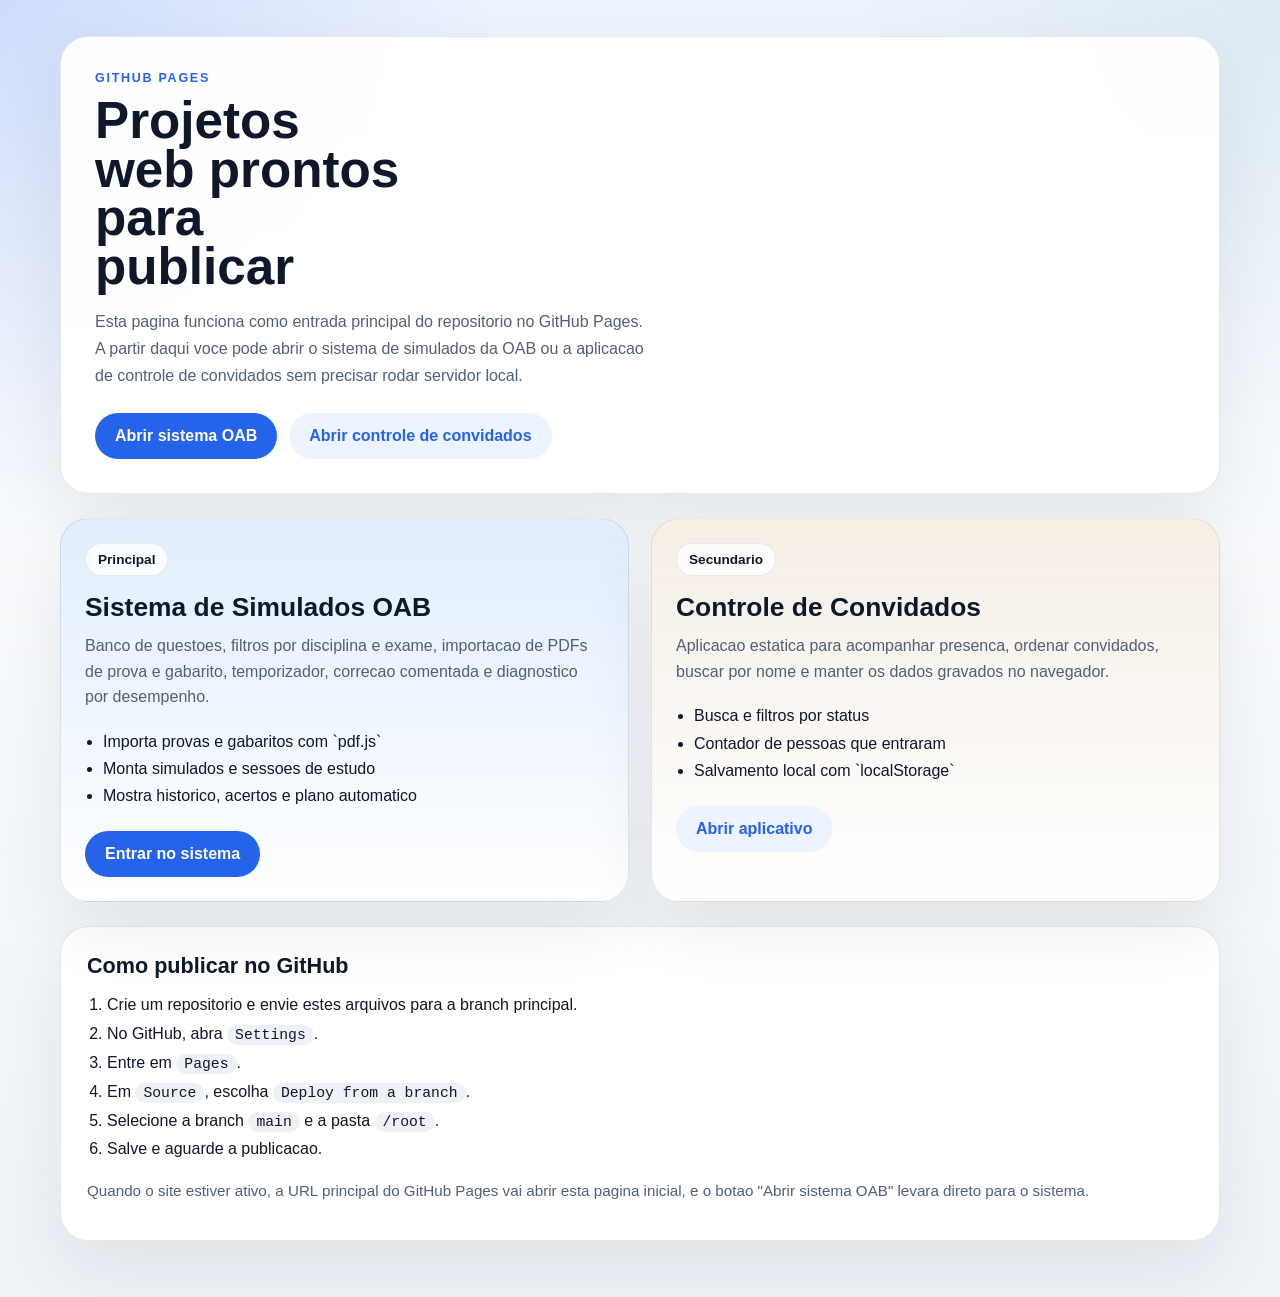
<file: index.html>
<!DOCTYPE html>
<html lang="pt-BR">
<head>
  <meta charset="UTF-8">
  <meta name="viewport" content="width=device-width, initial-scale=1.0">
  <title>Projetos Web | GitHub Pages</title>
  <style>
    :root {
      --bg: #f4f7fb;
      --panel: rgba(255, 255, 255, 0.94);
      --line: rgba(15, 23, 42, 0.1);
      --text: #0f172a;
      --muted: #526074;
      --blue: #2563eb;
      --blue-soft: #dbeafe;
      --sand: #f4ede3;
      --sand-line: rgba(122, 85, 54, 0.14);
      --shadow: 0 24px 70px rgba(15, 23, 42, 0.08);
      --radius: 28px;
    }

    * {
      box-sizing: border-box;
    }

    body {
      margin: 0;
      min-height: 100vh;
      font-family: "Segoe UI", Tahoma, Geneva, Verdana, sans-serif;
      color: var(--text);
      background:
        radial-gradient(circle at top left, rgba(37, 99, 235, 0.16), transparent 28%),
        radial-gradient(circle at top right, rgba(15, 118, 110, 0.08), transparent 24%),
        linear-gradient(180deg, #eef4ff 0%, #f8fafc 44%, #eff3f8 100%);
    }

    .shell {
      width: min(1160px, calc(100% - 32px));
      margin: 0 auto;
      padding: 36px 0 56px;
    }

    .hero,
    .card,
    .steps {
      background: var(--panel);
      border: 1px solid var(--line);
      border-radius: var(--radius);
      box-shadow: var(--shadow);
    }

    .hero {
      padding: 34px;
    }

    .eyebrow {
      margin: 0 0 12px;
      text-transform: uppercase;
      letter-spacing: 0.14em;
      font-size: 0.78rem;
      font-weight: 800;
      color: var(--blue);
    }

    h1 {
      margin: 0;
      font-size: clamp(2.3rem, 4vw, 4rem);
      line-height: 0.95;
      max-width: 11ch;
    }

    .hero-copy {
      max-width: 62ch;
      margin: 16px 0 0;
      color: var(--muted);
      line-height: 1.7;
    }

    .hero-actions {
      display: flex;
      gap: 12px;
      flex-wrap: wrap;
      margin-top: 24px;
    }

    .button {
      display: inline-flex;
      align-items: center;
      justify-content: center;
      padding: 14px 20px;
      border-radius: 999px;
      text-decoration: none;
      font-weight: 800;
      transition: transform 140ms ease, background-color 140ms ease;
    }

    .button-primary {
      background: var(--blue);
      color: #fff;
    }

    .button-secondary {
      background: #edf3ff;
      color: var(--blue);
    }

    .button:hover {
      transform: translateY(-1px);
    }

    .grid {
      display: grid;
      gap: 22px;
      margin-top: 24px;
    }

    .cards {
      grid-template-columns: repeat(2, minmax(0, 1fr));
    }

    .card {
      padding: 24px;
    }

    .card.oab {
      background:
        linear-gradient(180deg, rgba(219, 234, 254, 0.85), rgba(255, 255, 255, 0.96)),
        var(--panel);
    }

    .card.guests {
      background:
        linear-gradient(180deg, rgba(244, 237, 227, 0.92), rgba(255, 255, 255, 0.96)),
        var(--panel);
      border-color: var(--sand-line);
    }

    .tag {
      display: inline-flex;
      padding: 8px 12px;
      border-radius: 999px;
      font-size: 0.85rem;
      font-weight: 800;
      background: rgba(255, 255, 255, 0.8);
      border: 1px solid rgba(15, 23, 42, 0.08);
    }

    .card h2 {
      margin: 16px 0 10px;
      font-size: 1.65rem;
    }

    .card p {
      margin: 0;
      color: var(--muted);
      line-height: 1.6;
    }

    .card ul {
      margin: 18px 0 0;
      padding-left: 18px;
      color: var(--text);
      line-height: 1.7;
    }

    .card-actions {
      display: flex;
      gap: 10px;
      flex-wrap: wrap;
      margin-top: 22px;
    }

    .steps {
      padding: 26px;
    }

    .steps h3 {
      margin: 0 0 12px;
      font-size: 1.35rem;
    }

    .steps ol {
      margin: 0;
      padding-left: 20px;
      line-height: 1.8;
      color: var(--text);
    }

    .steps code {
      padding: 2px 8px;
      border-radius: 999px;
      background: #eef2f7;
      font-family: Consolas, "Courier New", monospace;
      font-size: 0.92rem;
    }

    .footer-note {
      margin-top: 18px;
      color: var(--muted);
      font-size: 0.95rem;
    }

    @media (max-width: 820px) {
      .cards {
        grid-template-columns: 1fr;
      }
    }

    @media (max-width: 560px) {
      .shell {
        width: min(100% - 18px, 100%);
        padding-top: 18px;
      }

      .hero,
      .card,
      .steps {
        padding: 20px;
      }
    }
  </style>
</head>
<body>
  <main class="shell">
    <section class="hero">
      <p class="eyebrow">GitHub Pages</p>
      <h1>Projetos web prontos para publicar</h1>
      <p class="hero-copy">
        Esta pagina funciona como entrada principal do repositorio no GitHub Pages. A partir daqui voce pode abrir o sistema de simulados da OAB ou a aplicacao de controle de convidados sem precisar rodar servidor local.
      </p>
      <div class="hero-actions">
        <a class="button button-primary" href="./oab.html">Abrir sistema OAB</a>
        <a class="button button-secondary" href="./app.html">Abrir controle de convidados</a>
      </div>
    </section>

    <section class="grid cards">
      <article class="card oab">
        <span class="tag">Principal</span>
        <h2>Sistema de Simulados OAB</h2>
        <p>
          Banco de questoes, filtros por disciplina e exame, importacao de PDFs de prova e gabarito, temporizador, correcao comentada e diagnostico por desempenho.
        </p>
        <ul>
          <li>Importa provas e gabaritos com `pdf.js`</li>
          <li>Monta simulados e sessoes de estudo</li>
          <li>Mostra historico, acertos e plano automatico</li>
        </ul>
        <div class="card-actions">
          <a class="button button-primary" href="./oab.html">Entrar no sistema</a>
        </div>
      </article>

      <article class="card guests">
        <span class="tag">Secundario</span>
        <h2>Controle de Convidados</h2>
        <p>
          Aplicacao estatica para acompanhar presenca, ordenar convidados, buscar por nome e manter os dados gravados no navegador.
        </p>
        <ul>
          <li>Busca e filtros por status</li>
          <li>Contador de pessoas que entraram</li>
          <li>Salvamento local com `localStorage`</li>
        </ul>
        <div class="card-actions">
          <a class="button button-secondary" href="./app.html">Abrir aplicativo</a>
        </div>
      </article>
    </section>

    <section class="steps grid">
      <div>
        <h3>Como publicar no GitHub</h3>
        <ol>
          <li>Crie um repositorio e envie estes arquivos para a branch principal.</li>
          <li>No GitHub, abra <code>Settings</code>.</li>
          <li>Entre em <code>Pages</code>.</li>
          <li>Em <code>Source</code>, escolha <code>Deploy from a branch</code>.</li>
          <li>Selecione a branch <code>main</code> e a pasta <code>/root</code>.</li>
          <li>Salve e aguarde a publicacao.</li>
        </ol>
        <p class="footer-note">
          Quando o site estiver ativo, a URL principal do GitHub Pages vai abrir esta pagina inicial, e o botao "Abrir sistema OAB" levara direto para o sistema.
        </p>
      </div>
    </section>
  </main>
</body>
</html>
</file>
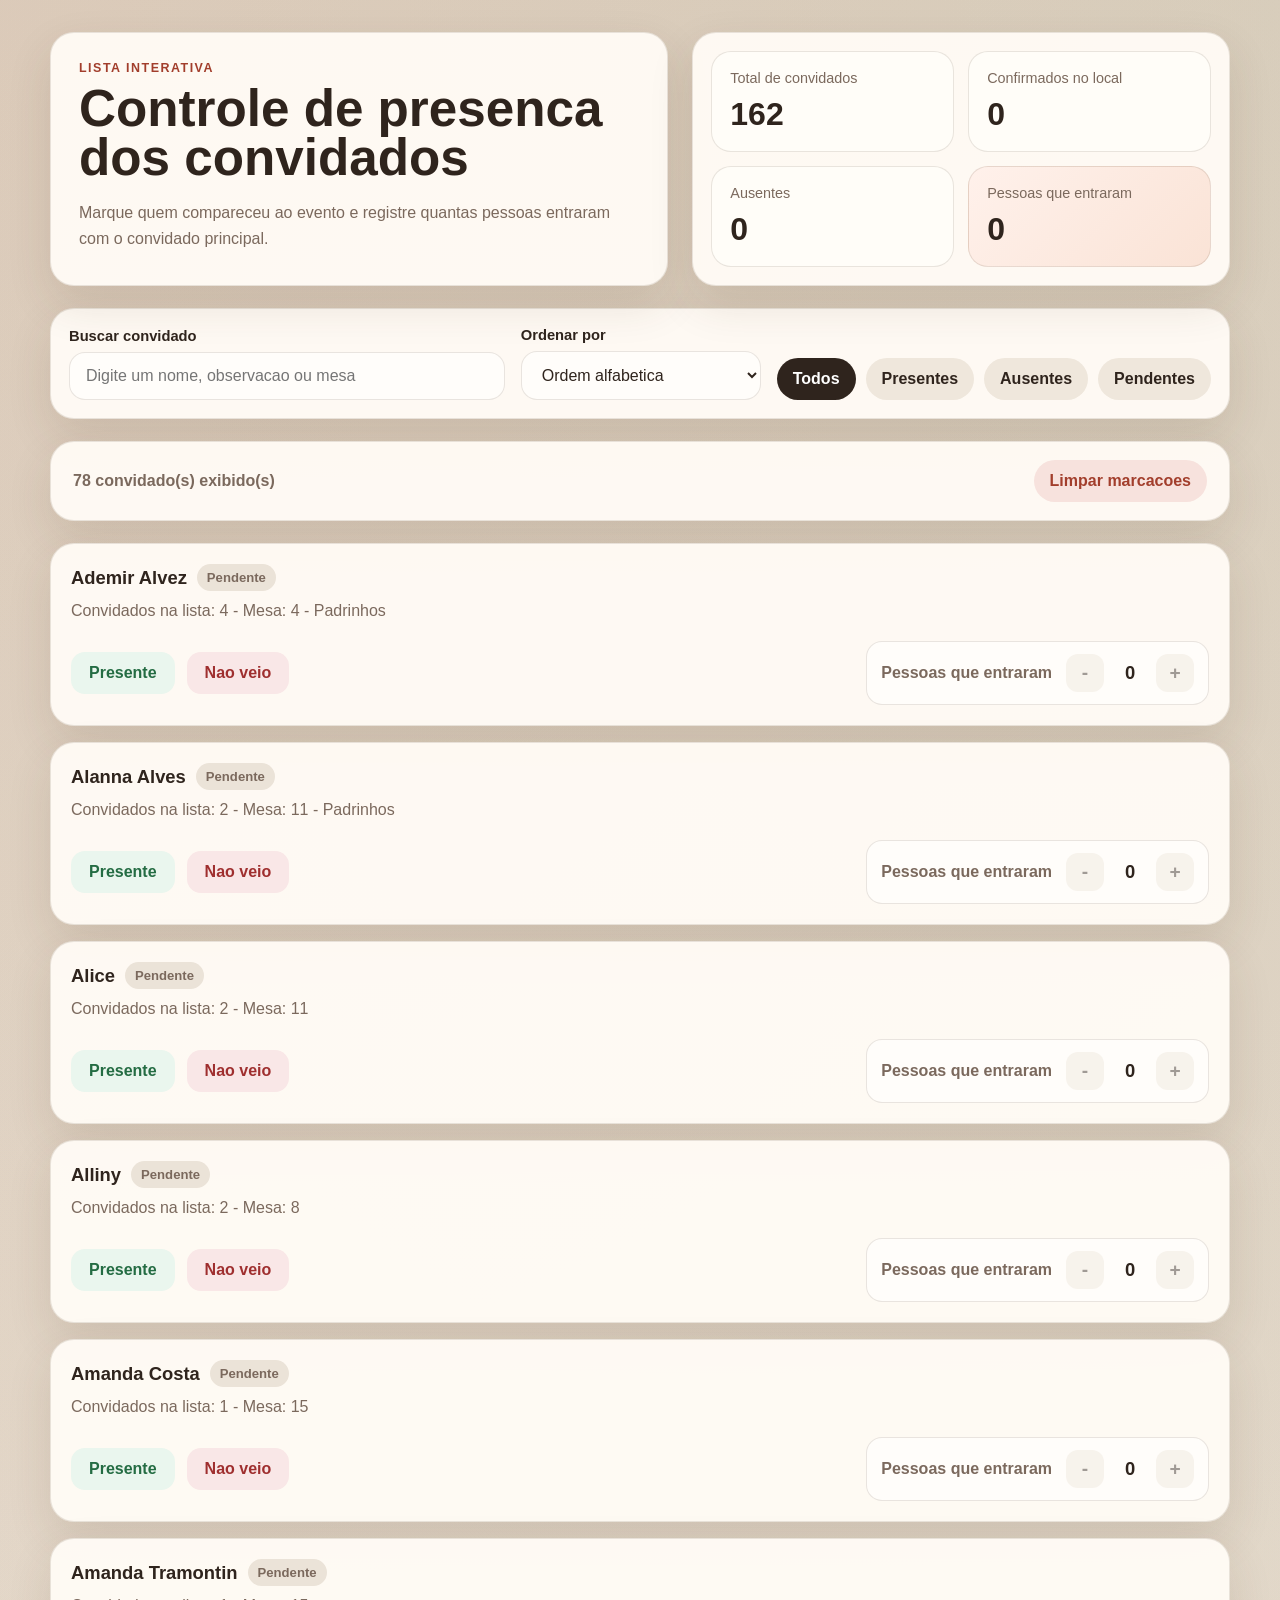
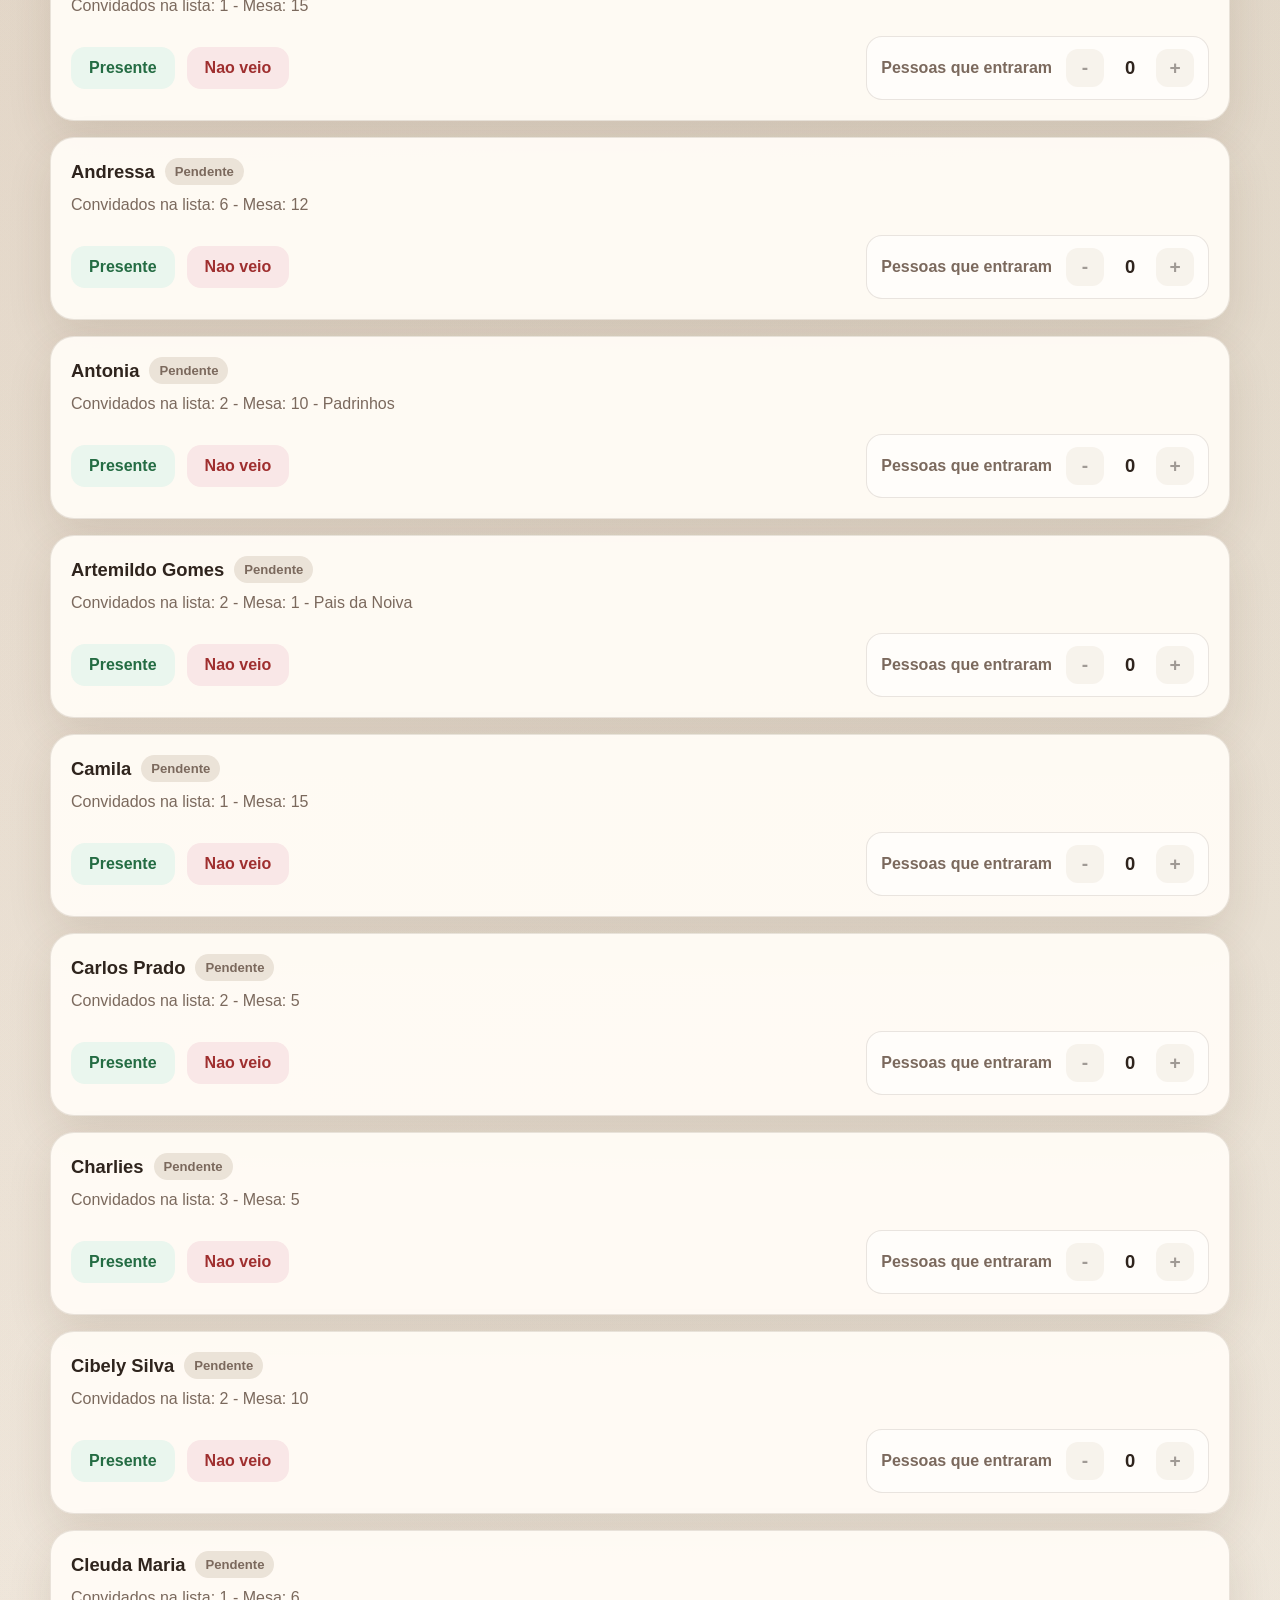
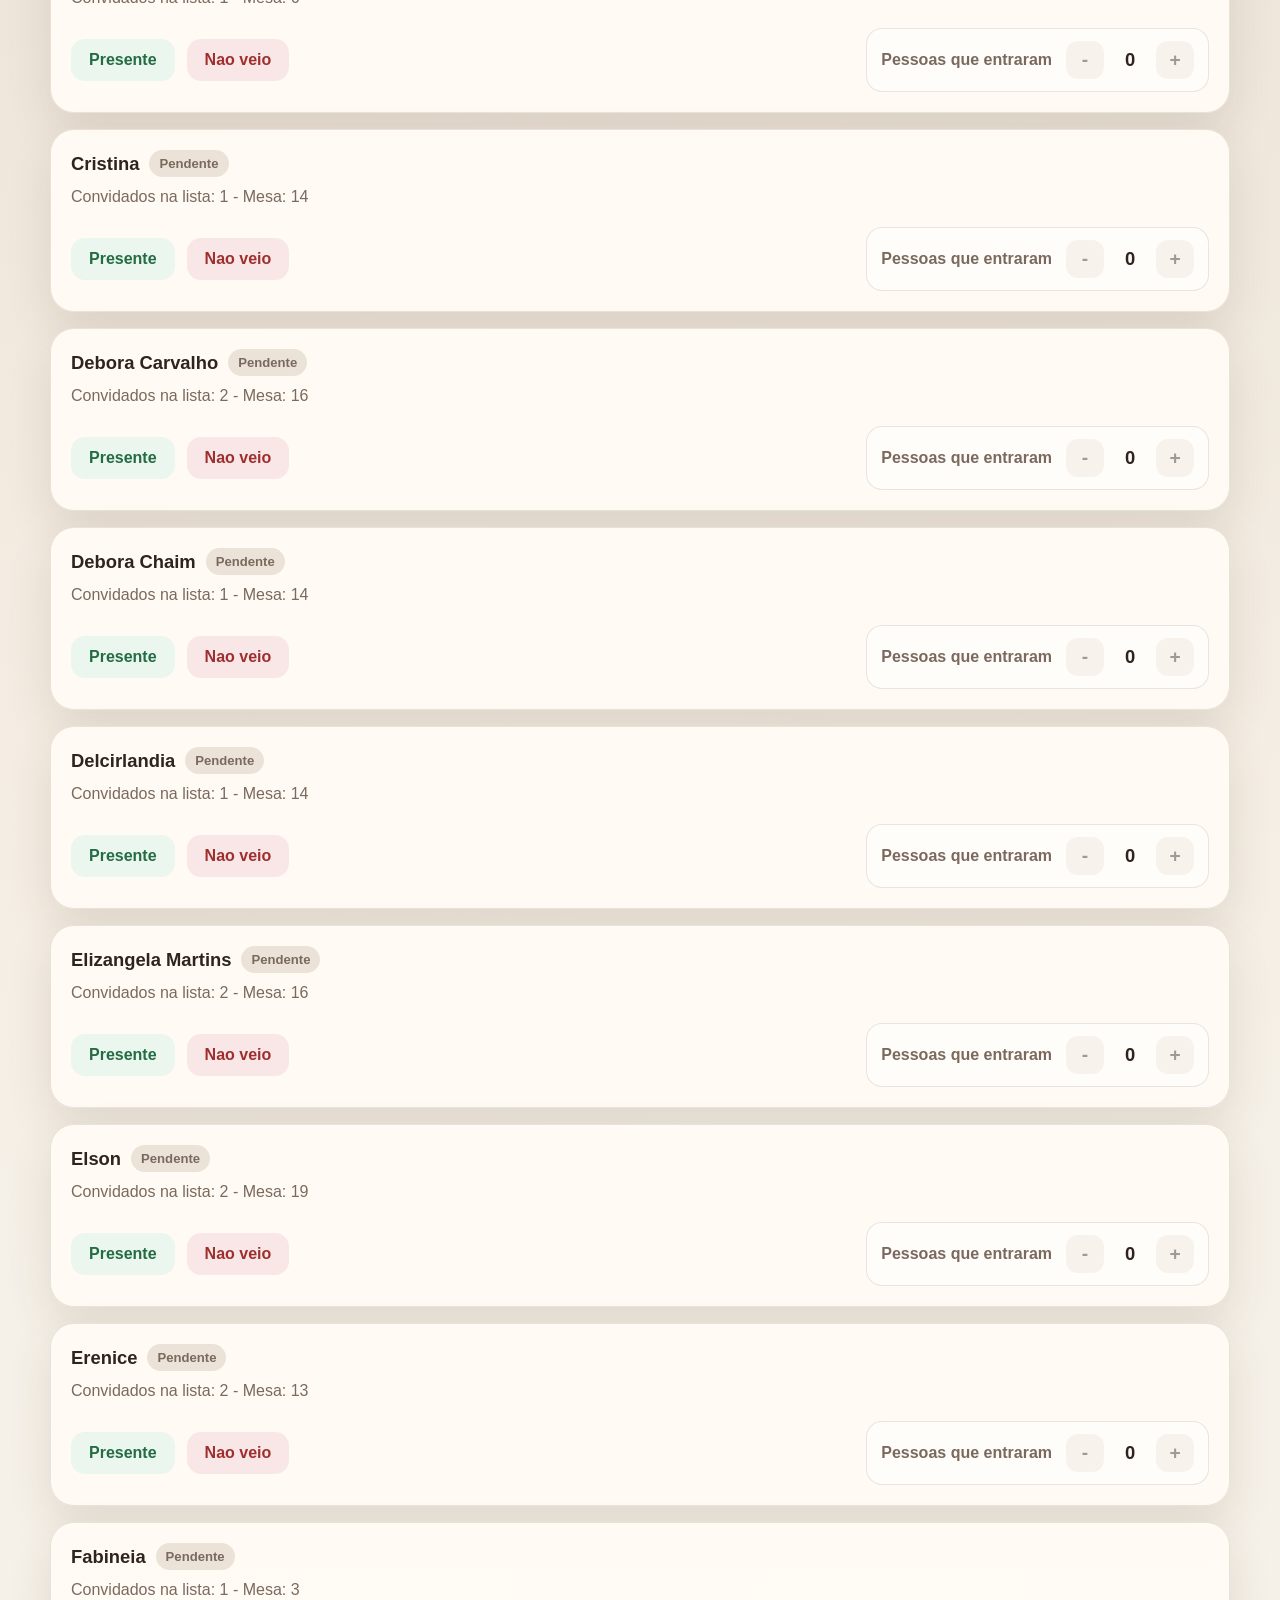
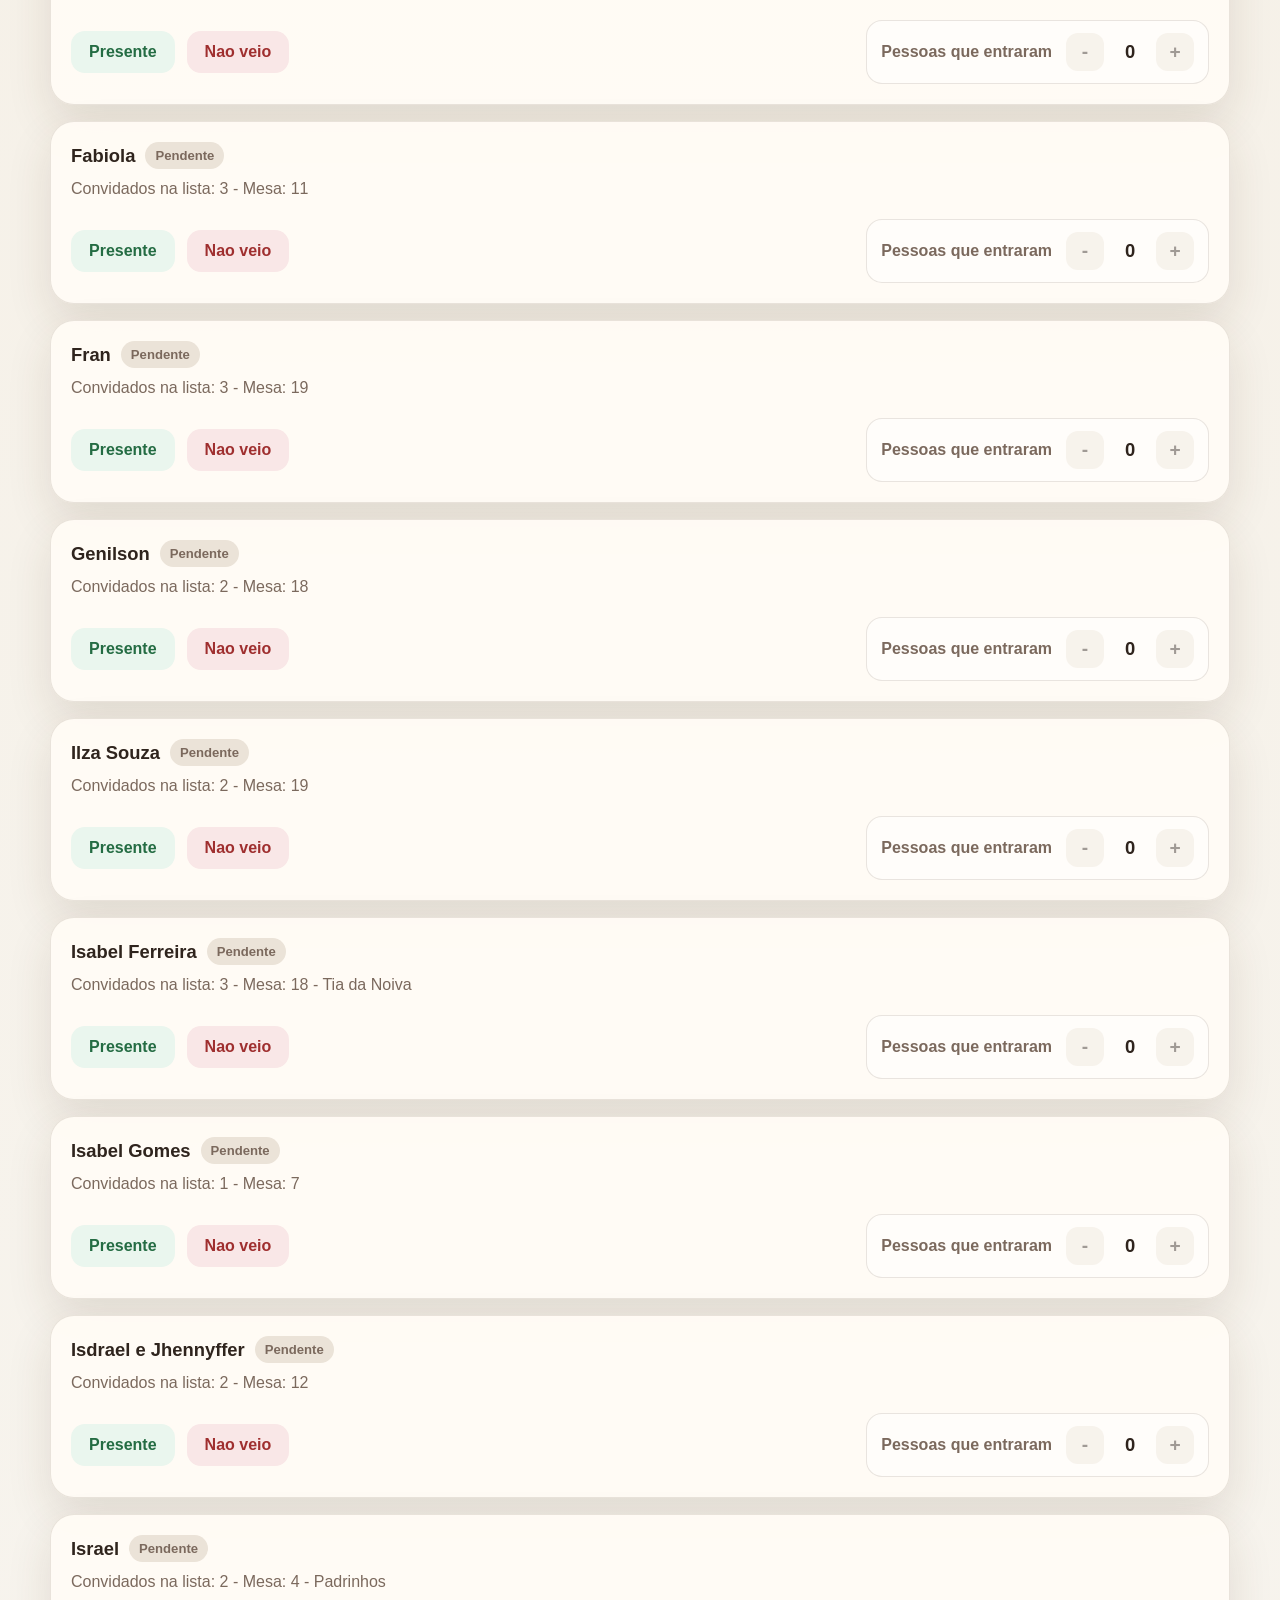
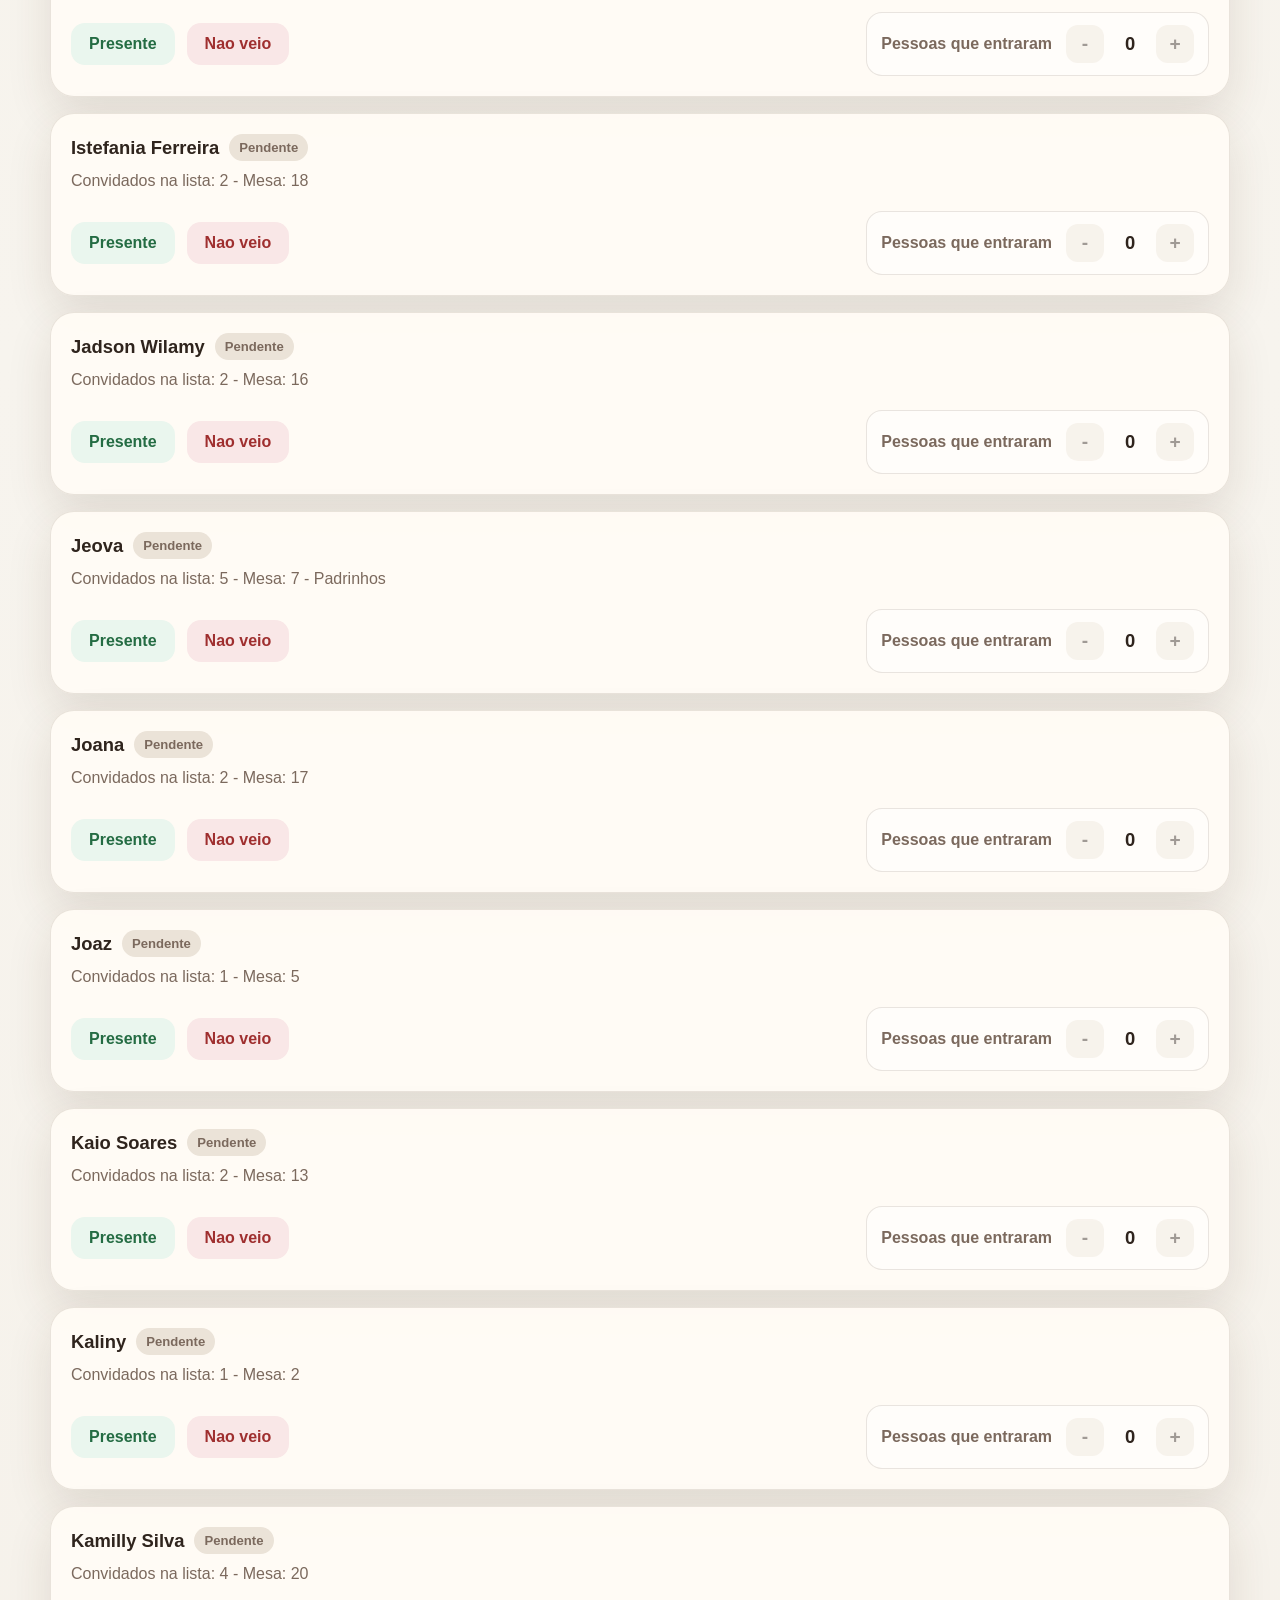
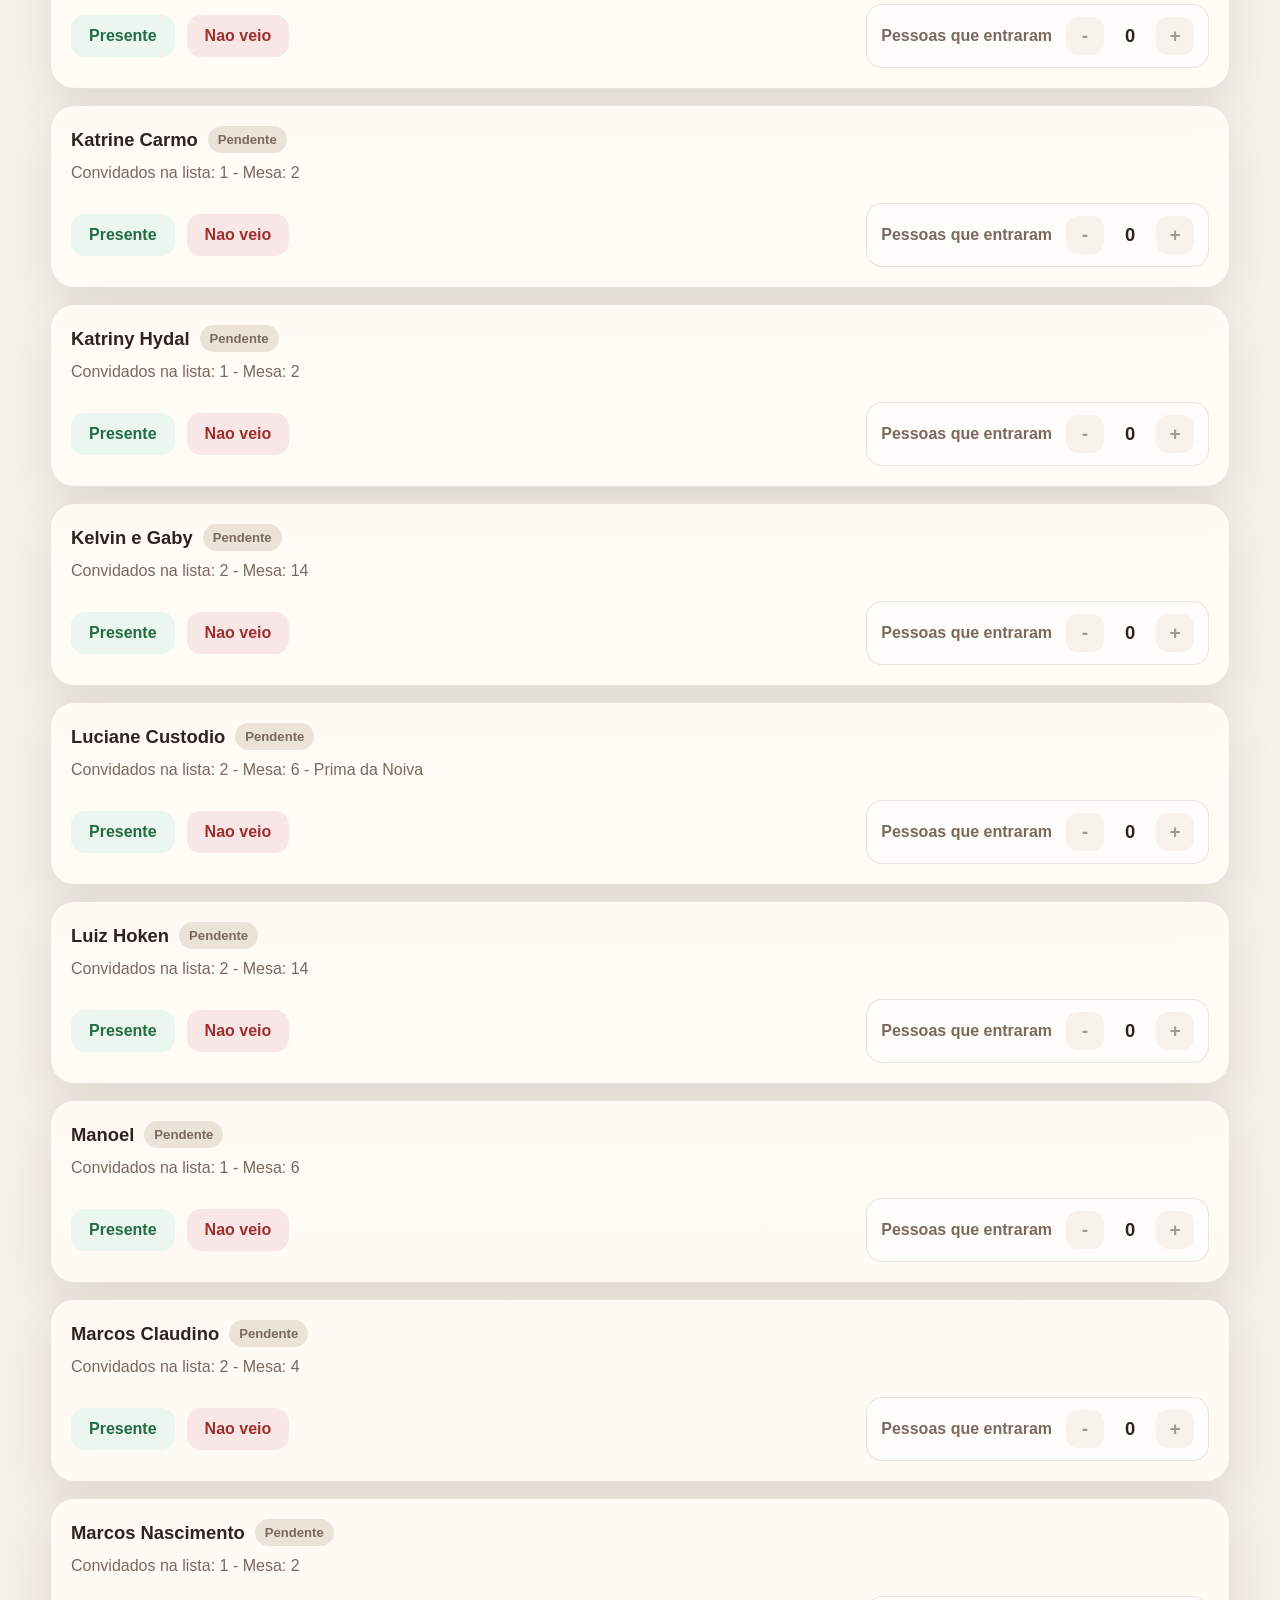
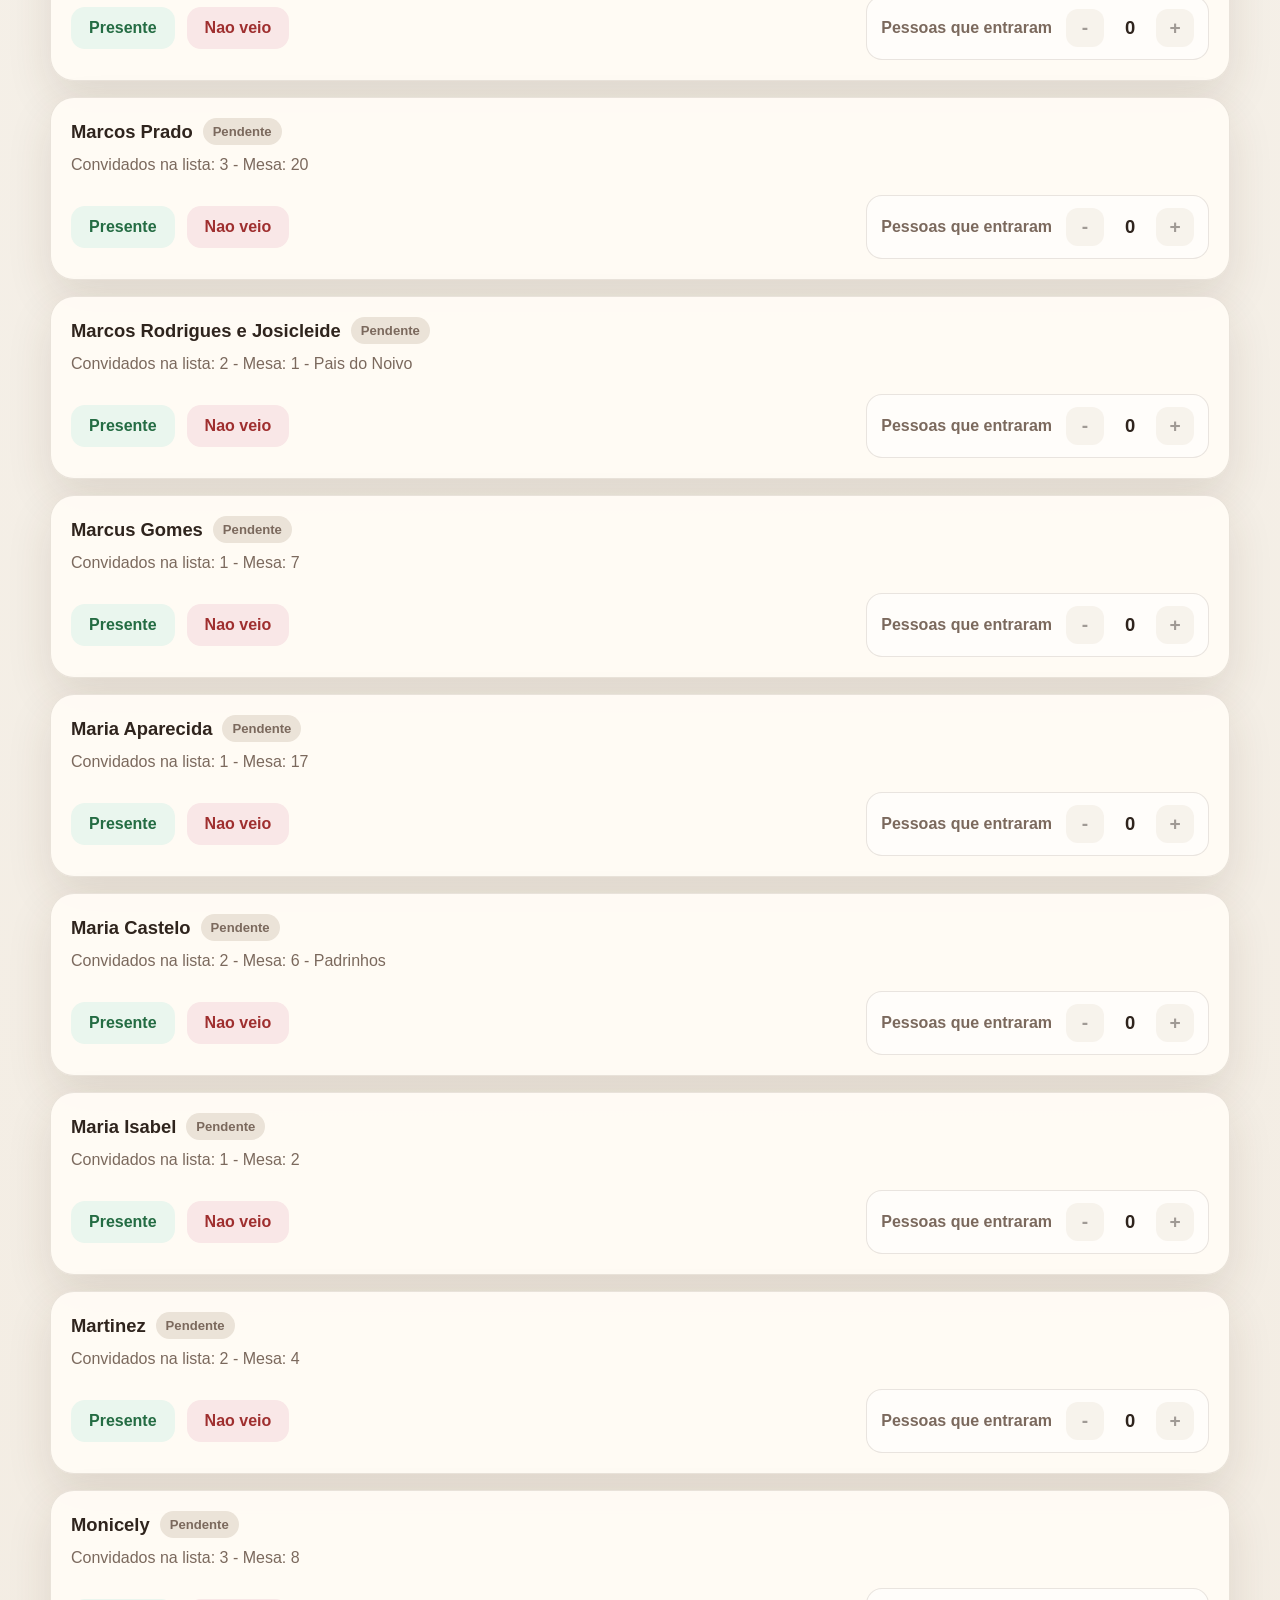
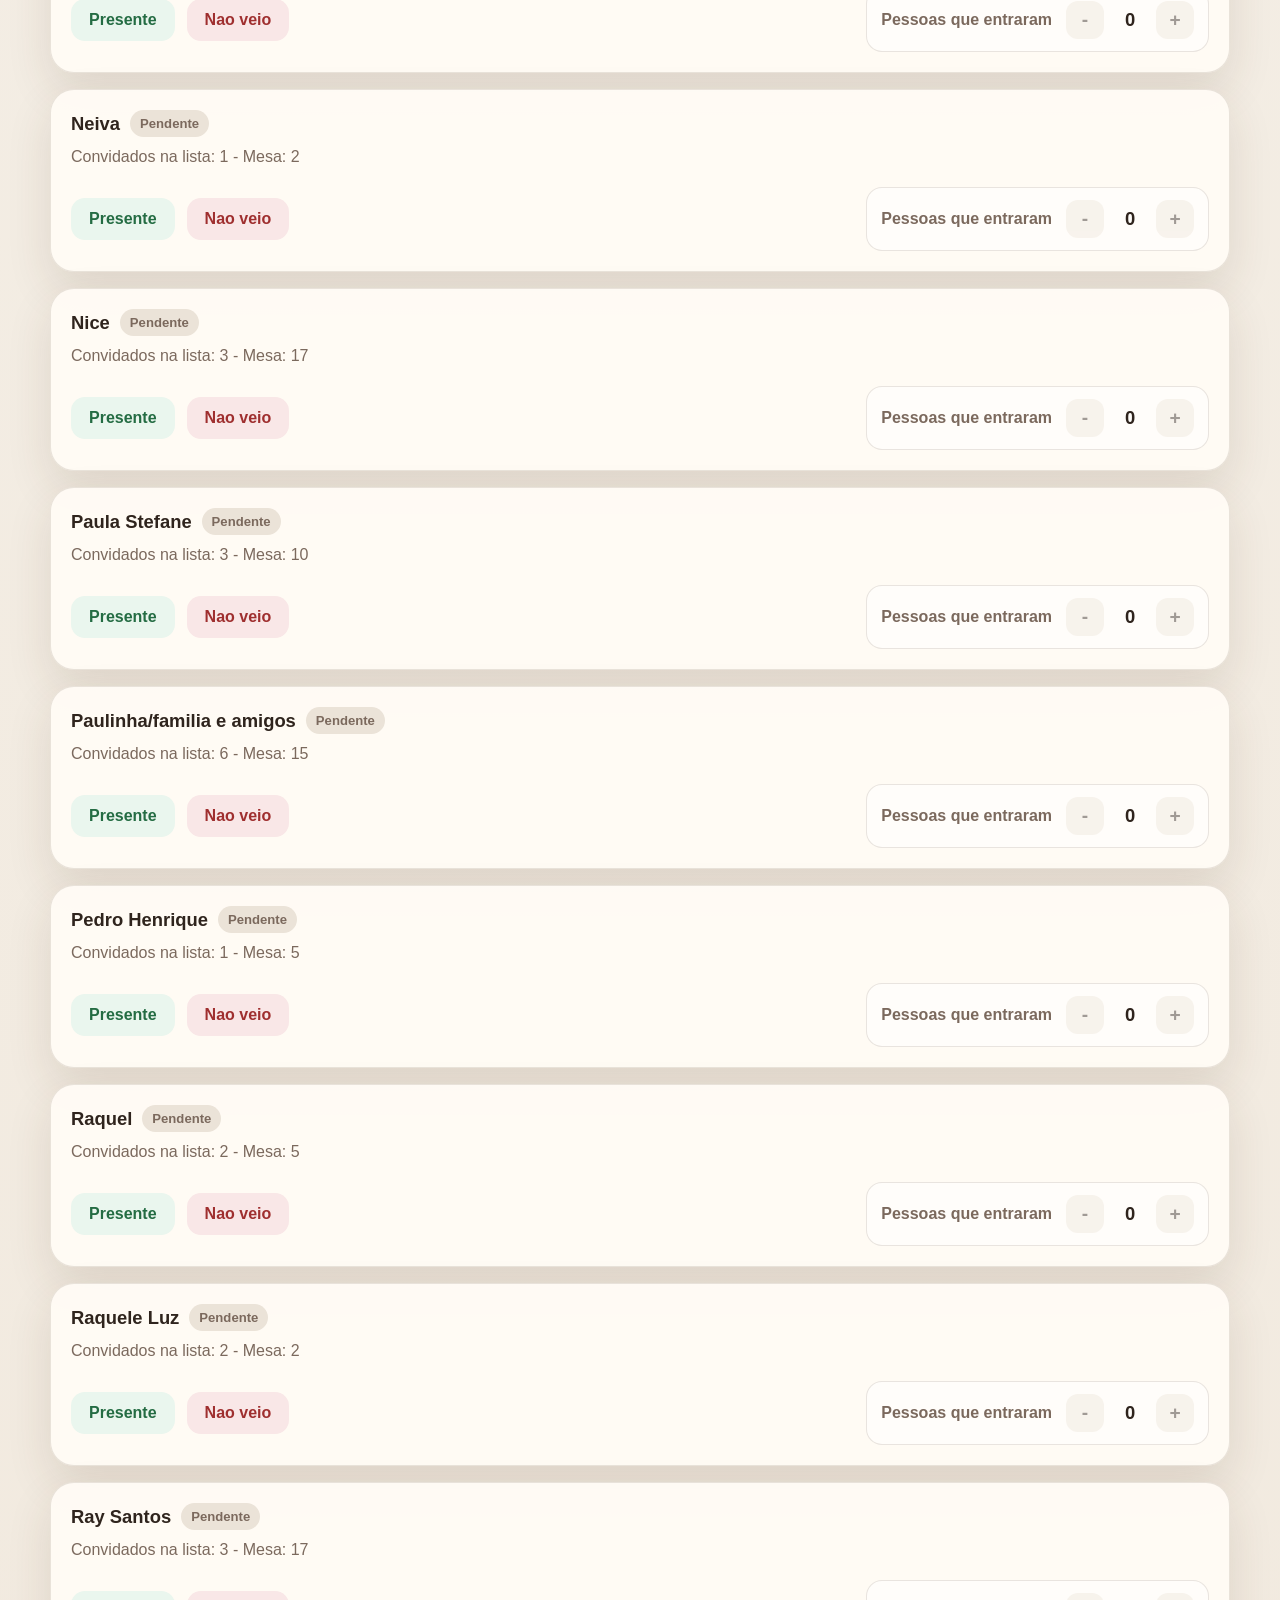
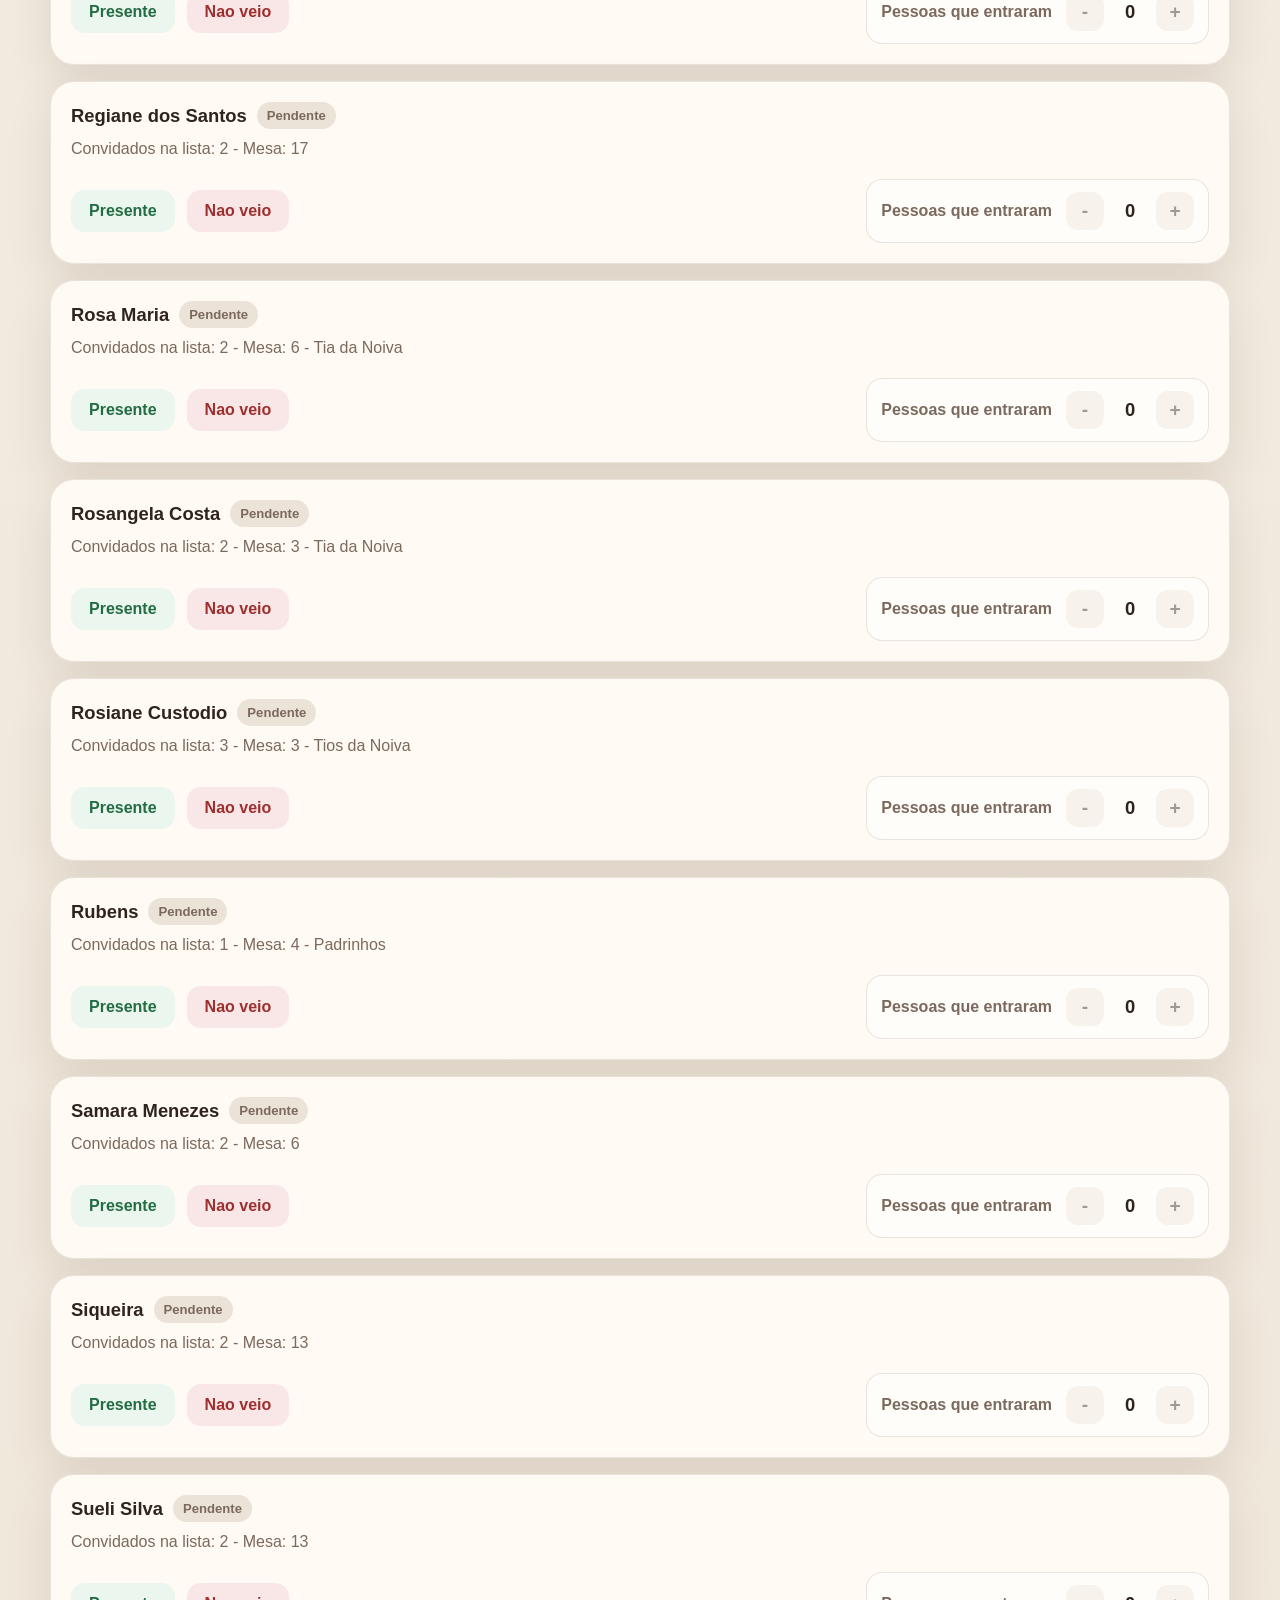
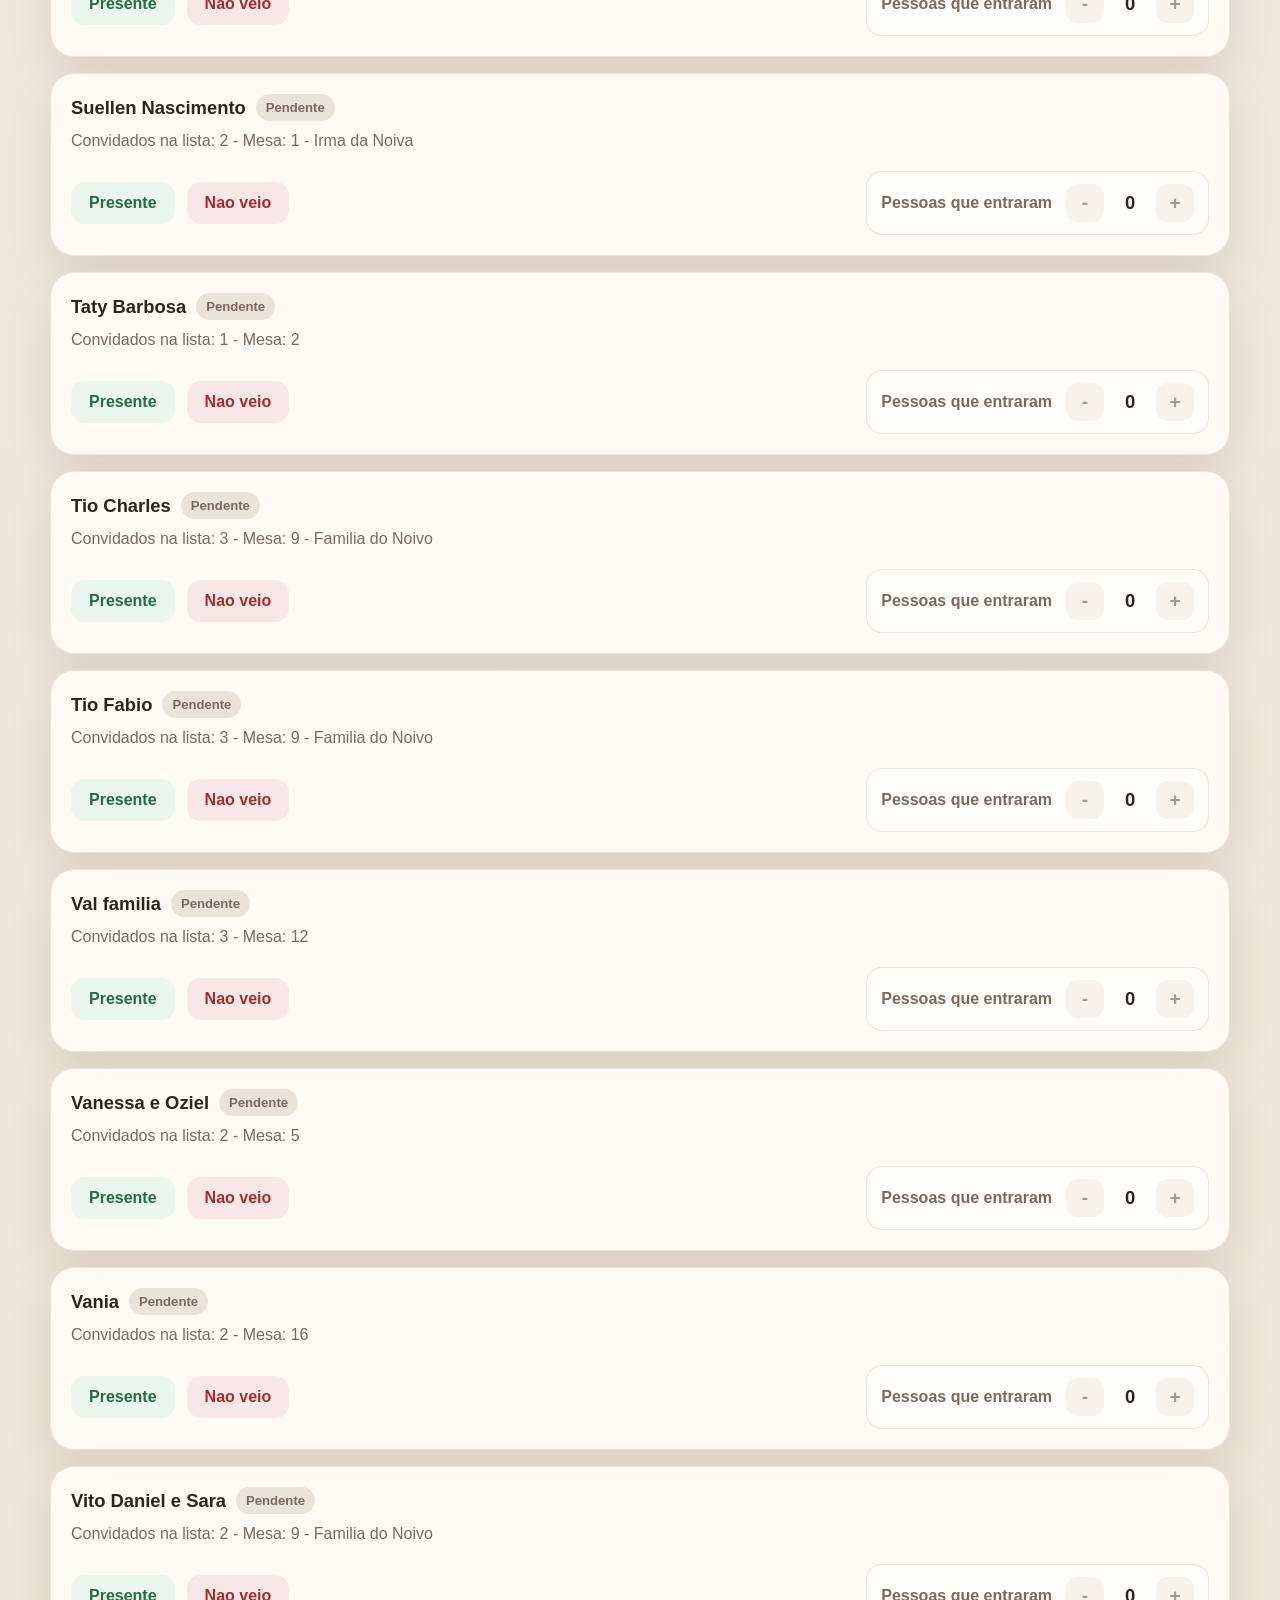
<file: app.html>
<!DOCTYPE html>
<html lang="pt-BR">
<head>
  <meta charset="UTF-8">
  <meta name="viewport" content="width=device-width, initial-scale=1.0">
  <title>Controle de Convidados</title>
  <style>
    :root {
      --bg: #f6f1e8;
      --panel: rgba(255, 251, 245, 0.96);
      --panel-strong: #fffdf8;
      --text: #2f241d;
      --muted: #7b695d;
      --line: rgba(74, 49, 29, 0.12);
      --accent: #a23e2c;
      --green: #246c43;
      --green-soft: #d8efdf;
      --red: #9f2f2f;
      --red-soft: #f7d6d6;
      --shadow: 0 18px 45px rgba(77, 49, 26, 0.12);
    }

    * { box-sizing: border-box; }
    body {
      margin: 0;
      min-height: 100vh;
      font-family: "Segoe UI", Tahoma, Geneva, Verdana, sans-serif;
      color: var(--text);
      background:
        radial-gradient(circle at top left, rgba(162, 62, 44, 0.14), transparent 28%),
        radial-gradient(circle at top right, rgba(36, 108, 67, 0.1), transparent 25%),
        linear-gradient(180deg, #f3eadb 0%, #f7f4ee 42%, #efe5d8 100%);
    }

    .app-shell {
      width: min(1180px, calc(100% - 32px));
      margin: 0 auto;
      padding: 32px 0 48px;
    }

    .hero {
      display: grid;
      grid-template-columns: 1.15fr 1fr;
      gap: 24px;
      align-items: stretch;
      margin-bottom: 22px;
    }

    .hero > div,
    .toolbar,
    .list-header,
    .guest-card {
      background: var(--panel);
      border: 1px solid var(--line);
      border-radius: 24px;
      box-shadow: var(--shadow);
    }

    .hero > div:first-child { padding: 28px; }
    .eyebrow {
      margin: 0 0 10px;
      text-transform: uppercase;
      letter-spacing: 0.12em;
      font-weight: 800;
      font-size: 0.78rem;
      color: var(--accent);
    }

    h1 {
      margin: 0;
      font-size: clamp(2rem, 4vw, 3.6rem);
      line-height: 0.95;
    }

    .hero-copy {
      max-width: 60ch;
      margin: 18px 0 0;
      color: var(--muted);
      font-size: 1rem;
      line-height: 1.6;
    }

    .stats-grid {
      display: grid;
      grid-template-columns: repeat(2, minmax(0, 1fr));
      gap: 14px;
      padding: 18px;
    }

    .stat-card {
      padding: 18px;
      border-radius: 20px;
      background: var(--panel-strong);
      border: 1px solid var(--line);
    }

    .stat-card span {
      display: block;
      color: var(--muted);
      font-size: 0.9rem;
      margin-bottom: 10px;
    }

    .stat-card strong { font-size: 2rem; }
    .stat-card.highlight { background: linear-gradient(135deg, #fff1eb, #fae3d6); }

    .toolbar,
    .list-header { margin-bottom: 22px; }

    .toolbar {
      display: flex;
      gap: 16px;
      justify-content: space-between;
      align-items: end;
      padding: 18px;
    }

    .search-box { flex: 1; }
    .sort-box { min-width: 240px; }
    .search-box span,
    .sort-box span {
      display: block;
      margin-bottom: 8px;
      font-size: 0.92rem;
      font-weight: 700;
    }

    .search-box input,
    .sort-box select {
      width: 100%;
      border: 1px solid var(--line);
      border-radius: 16px;
      padding: 14px 16px;
      font: inherit;
      background: #fffdfa;
      color: var(--text);
    }

    .filter-group {
      display: flex;
      gap: 10px;
      flex-wrap: wrap;
    }

    .filter-button,
    .reset-button,
    .action-button,
    .counter-button {
      border: none;
      cursor: pointer;
      font: inherit;
      transition: transform 140ms ease, background-color 140ms ease, opacity 140ms ease;
    }

    .filter-button,
    .reset-button {
      padding: 12px 16px;
      border-radius: 999px;
    }

    .filter-button {
      background: #efe7dc;
      color: var(--text);
      font-weight: 700;
    }

    .filter-button.active {
      background: var(--text);
      color: #fff;
    }

    .reset-button {
      background: #f7e2dd;
      color: var(--accent);
      font-weight: 800;
    }

    .list-header {
      padding: 18px 22px;
      display: flex;
      justify-content: space-between;
      align-items: center;
      gap: 12px;
    }

    .list-header p {
      margin: 0;
      color: var(--muted);
      font-weight: 700;
    }

    .guest-list {
      display: grid;
      gap: 16px;
    }

    .guest-card { padding: 20px; }

    .guest-card__title-row {
      display: flex;
      gap: 10px;
      align-items: center;
      flex-wrap: wrap;
    }

    .guest-name {
      margin: 0;
      font-size: 1.15rem;
    }

    .guest-meta {
      margin: 8px 0 0;
      color: var(--muted);
      line-height: 1.5;
    }

    .status-pill {
      padding: 6px 10px;
      border-radius: 999px;
      font-size: 0.82rem;
      font-weight: 800;
      background: #ebe3d8;
      color: var(--muted);
    }

    .guest-card.present .status-pill {
      background: var(--green-soft);
      color: var(--green);
    }

    .guest-card.absent .status-pill {
      background: var(--red-soft);
      color: var(--red);
    }

    .guest-card__actions {
      display: flex;
      justify-content: space-between;
      gap: 18px;
      align-items: center;
      flex-wrap: wrap;
      margin-top: 18px;
    }

    .presence-actions {
      display: flex;
      gap: 12px;
      flex-wrap: wrap;
    }

    .action-button {
      padding: 12px 18px;
      border-radius: 14px;
      font-weight: 800;
    }

    .action-button--present {
      background: #eaf6ee;
      color: var(--green);
    }

    .action-button--absent {
      background: #f9e7e7;
      color: var(--red);
    }

    .guest-card.present .action-button--present {
      background: var(--green);
      color: #fff;
    }

    .guest-card.absent .action-button--absent {
      background: var(--red);
      color: #fff;
    }

    .counter-box {
      display: flex;
      gap: 14px;
      align-items: center;
      justify-content: space-between;
      padding: 12px 14px;
      border-radius: 16px;
      background: #fffdfa;
      border: 1px solid var(--line);
      min-width: 250px;
    }

    .counter-box span {
      color: var(--muted);
      font-weight: 700;
    }

    .counter-controls {
      display: flex;
      align-items: center;
      gap: 10px;
    }

    .counter-button {
      width: 38px;
      height: 38px;
      border-radius: 12px;
      background: #efe7dc;
      color: var(--text);
      font-size: 1.2rem;
      font-weight: 800;
    }

    .counter-button:disabled {
      cursor: not-allowed;
      opacity: 0.45;
    }

    .counter-value {
      min-width: 32px;
      text-align: center;
      font-size: 1.15rem;
      font-weight: 800;
    }

    .empty-state {
      padding: 28px;
      text-align: center;
      background: var(--panel);
      border-radius: 24px;
      border: 1px solid var(--line);
      color: var(--muted);
      box-shadow: var(--shadow);
    }

    @media (max-width: 880px) {
      .hero { grid-template-columns: 1fr; }
      .toolbar,
      .list-header,
      .guest-card__actions {
        flex-direction: column;
        align-items: stretch;
      }
      .counter-box { min-width: 100%; }
    }

    @media (max-width: 580px) {
      .app-shell {
        width: min(100% - 20px, 100%);
        padding-top: 18px;
      }
      .hero > div:first-child,
      .guest-card,
      .toolbar,
      .list-header { padding: 18px; }
      .stats-grid { grid-template-columns: 1fr; }
    }
  </style>
</head>
<body>
  <main class="app-shell">
    <section class="hero">
      <div>
        <p class="eyebrow">Lista interativa</p>
        <h1>Controle de presenca dos convidados</h1>
        <p class="hero-copy">Marque quem compareceu ao evento e registre quantas pessoas entraram com o convidado principal.</p>
      </div>
      <div class="stats-grid">
        <article class="stat-card"><span>Total de convidados</span><strong id="totalGuests">0</strong></article>
        <article class="stat-card"><span>Confirmados no local</span><strong id="presentGuests">0</strong></article>
        <article class="stat-card"><span>Ausentes</span><strong id="absentGuests">0</strong></article>
        <article class="stat-card highlight"><span>Pessoas que entraram</span><strong id="enteredPeople">0</strong></article>
      </div>
    </section>

    <section class="toolbar">
      <label class="search-box" for="searchInput">
        <span>Buscar convidado</span>
        <input id="searchInput" type="search" placeholder="Digite um nome, observacao ou mesa">
      </label>

      <label class="sort-box" for="sortSelect">
        <span>Ordenar por</span>
        <select id="sortSelect">
          <option value="alphabetical">Ordem alfabetica</option>
          <option value="table">Numero da mesa</option>
        </select>
      </label>

      <div class="filter-group" role="group" aria-label="Filtrar convidados">
        <button class="filter-button active" data-filter="all">Todos</button>
        <button class="filter-button" data-filter="present">Presentes</button>
        <button class="filter-button" data-filter="absent">Ausentes</button>
        <button class="filter-button" data-filter="pending">Pendentes</button>
      </div>
    </section>

    <section class="list-header">
      <p id="resultLabel">Carregando convidados...</p>
      <button class="reset-button" id="resetButton" type="button">Limpar marcacoes</button>
    </section>

    <section id="guestList" class="guest-list" aria-live="polite"></section>
  </main>

  <template id="guestCardTemplate">
    <article class="guest-card">
      <div class="guest-card__title-row">
        <h2 class="guest-name"></h2>
        <span class="status-pill">Pendente</span>
      </div>
      <p class="guest-meta"></p>

      <div class="guest-card__actions">
        <div class="presence-actions" role="group" aria-label="Acoes de presenca">
          <button class="action-button action-button--present" data-action="present" type="button">Presente</button>
          <button class="action-button action-button--absent" data-action="absent" type="button">Nao veio</button>
        </div>

        <div class="counter-box">
          <span>Pessoas que entraram</span>
          <div class="counter-controls">
            <button class="counter-button" data-action="decrease" type="button">-</button>
            <output class="counter-value">0</output>
            <button class="counter-button" data-action="increase" type="button">+</button>
          </div>
        </div>
      </div>
    </article>
  </template>

  <script>
    const storageKey = "controle-convidados-casamento";

    const baseGuests = [
      { name: "Ademir Alvez", invited: 4, table: "4", notes: "Padrinhos" },
      { name: "Alanna Alves", invited: 2, table: "11", notes: "Padrinhos" },
      { name: "Alice", invited: 2, table: "11", notes: "" },
      { name: "Alliny", invited: 2, table: "8", notes: "" },
      { name: "Amanda Costa", invited: 1, table: "15", notes: "" },
      { name: "Amanda Tramontin", invited: 1, table: "15", notes: "" },
      { name: "Andressa", invited: 6, table: "12", notes: "" },
      { name: "Antonia", invited: 2, table: "10", notes: "Padrinhos" },
      { name: "Artemildo Gomes", invited: 2, table: "1", notes: "Pais da Noiva" },
      { name: "Camila", invited: 1, table: "15", notes: "" },
      { name: "Carlos Prado", invited: 2, table: "5", notes: "" },
      { name: "Charlies", invited: 3, table: "5", notes: "" },
      { name: "Cibely Silva", invited: 2, table: "10", notes: "" },
      { name: "Cleuda Maria", invited: 1, table: "6", notes: "" },
      { name: "Cristina", invited: 1, table: "14", notes: "" },
      { name: "Debora Carvalho", invited: 2, table: "16", notes: "" },
      { name: "Debora Chaim", invited: 1, table: "14", notes: "" },
      { name: "Delcirlandia", invited: 1, table: "14", notes: "" },
      { name: "Elizangela Martins", invited: 2, table: "16", notes: "" },
      { name: "Elson", invited: 2, table: "19", notes: "" },
      { name: "Erenice", invited: 2, table: "13", notes: "" },
      { name: "Fabineia", invited: 1, table: "3", notes: "" },
      { name: "Fabiola", invited: 3, table: "11", notes: "" },
      { name: "Fran", invited: 3, table: "19", notes: "" },
      { name: "Genilson", invited: 2, table: "18", notes: "" },
      { name: "Ilza Souza", invited: 2, table: "19", notes: "" },
      { name: "Isabel Ferreira", invited: 3, table: "18", notes: "Tia da Noiva" },
      { name: "Isabel Gomes", invited: 1, table: "7", notes: "" },
      { name: "Isdrael e Jhennyffer", invited: 2, table: "12", notes: "" },
      { name: "Israel", invited: 2, table: "4", notes: "Padrinhos" },
      { name: "Istefania Ferreira", invited: 2, table: "18", notes: "" },
      { name: "Jadson Wilamy", invited: 2, table: "16", notes: "" },
      { name: "Jeova", invited: 5, table: "7", notes: "Padrinhos" },
      { name: "Joana", invited: 2, table: "17", notes: "" },
      { name: "Joaz", invited: 1, table: "5", notes: "" },
      { name: "Kaio Soares", invited: 2, table: "13", notes: "" },
      { name: "Kaliny", invited: 1, table: "2", notes: "" },
      { name: "Kamilly Silva", invited: 4, table: "20", notes: "" },
      { name: "Katrine Carmo", invited: 1, table: "2", notes: "" },
      { name: "Katriny Hydal", invited: 1, table: "2", notes: "" },
      { name: "Kelvin e Gaby", invited: 2, table: "14", notes: "" },
      { name: "Luciane Custodio", invited: 2, table: "6", notes: "Prima da Noiva" },
      { name: "Luiz Hoken", invited: 2, table: "14", notes: "" },
      { name: "Manoel", invited: 1, table: "6", notes: "" },
      { name: "Marcos Claudino", invited: 2, table: "4", notes: "" },
      { name: "Marcos Nascimento", invited: 1, table: "2", notes: "" },
      { name: "Marcos Prado", invited: 3, table: "20", notes: "" },
      { name: "Marcos Rodrigues e Josicleide", invited: 2, table: "1", notes: "Pais do Noivo" },
      { name: "Marcus Gomes", invited: 1, table: "7", notes: "" },
      { name: "Maria Aparecida", invited: 1, table: "17", notes: "" },
      { name: "Maria Castelo", invited: 2, table: "6", notes: "Padrinhos" },
      { name: "Maria Isabel", invited: 1, table: "2", notes: "" },
      { name: "Martinez", invited: 2, table: "4", notes: "" },
      { name: "Monicely", invited: 3, table: "8", notes: "" },
      { name: "Neiva", invited: 1, table: "2", notes: "" },
      { name: "Nice", invited: 3, table: "17", notes: "" },
      { name: "Paula Stefane", invited: 3, table: "10", notes: "" },
      { name: "Paulinha/familia e amigos", invited: 6, table: "15", notes: "" },
      { name: "Pedro Henrique", invited: 1, table: "5", notes: "" },
      { name: "Raquel", invited: 2, table: "5", notes: "" },
      { name: "Raquele Luz", invited: 2, table: "2", notes: "" },
      { name: "Ray Santos", invited: 3, table: "17", notes: "" },
      { name: "Regiane dos Santos", invited: 2, table: "17", notes: "" },
      { name: "Rosa Maria", invited: 2, table: "6", notes: "Tia da Noiva" },
      { name: "Rosangela Costa", invited: 2, table: "3", notes: "Tia da Noiva" },
      { name: "Rosiane Custodio", invited: 3, table: "3", notes: "Tios da Noiva" },
      { name: "Rubens", invited: 1, table: "4", notes: "Padrinhos" },
      { name: "Samara Menezes", invited: 2, table: "6", notes: "" },
      { name: "Siqueira", invited: 2, table: "13", notes: "" },
      { name: "Suellen Nascimento", invited: 2, table: "1", notes: "Irma da Noiva" },
      { name: "Sueli Silva", invited: 2, table: "13", notes: "" },
      { name: "Taty Barbosa", invited: 1, table: "2", notes: "" },
      { name: "Tio Charles", invited: 3, table: "9", notes: "Familia do Noivo" },
      { name: "Tio Fabio", invited: 3, table: "9", notes: "Familia do Noivo" },
      { name: "Val familia", invited: 3, table: "12", notes: "" },
      { name: "Vanessa e Oziel", invited: 2, table: "5", notes: "" },
      { name: "Vania", invited: 2, table: "16", notes: "" },
      { name: "Vito Daniel e Sara", invited: 2, table: "9", notes: "Familia do Noivo" }
    ].map(function (guest, index) {
      return {
        id: index + 1,
        name: guest.name,
        invited: guest.invited,
        table: guest.table,
        notes: guest.notes,
        status: "pending",
        entered: 0
      };
    });

    var searchInput = document.getElementById("searchInput");
    var guestList = document.getElementById("guestList");
    var resultLabel = document.getElementById("resultLabel");
    var totalGuests = document.getElementById("totalGuests");
    var presentGuests = document.getElementById("presentGuests");
    var absentGuests = document.getElementById("absentGuests");
    var enteredPeople = document.getElementById("enteredPeople");
    var resetButton = document.getElementById("resetButton");
    var template = document.getElementById("guestCardTemplate");
    var filterButtons = Array.prototype.slice.call(document.querySelectorAll(".filter-button"));
    var sortSelect = document.getElementById("sortSelect");

    var currentFilter = "all";
    var currentSort = "alphabetical";
    var guests = loadGuests();

    function cloneGuests(value) {
      return JSON.parse(JSON.stringify(value));
    }

    function loadGuests() {
      var saved = localStorage.getItem(storageKey);
      if (!saved) return cloneGuests(baseGuests);

      try {
        var parsed = JSON.parse(saved);
        return baseGuests.map(function (guest) {
          var savedGuest = parsed.find(function (item) { return item.id === guest.id; });
          return savedGuest ? Object.assign({}, guest, savedGuest) : guest;
        });
      } catch (error) {
        return cloneGuests(baseGuests);
      }
    }

    function saveGuests() {
      localStorage.setItem(storageKey, JSON.stringify(guests));
    }

    function getStatusLabel(status) {
      if (status === "present") return "Presente";
      if (status === "absent") return "Ausente";
      return "Pendente";
    }

    function normalizeText(value) {
      return String(value || "").toLowerCase();
    }

    function matchesFilter(guest) {
      return currentFilter === "all" ? true : guest.status === currentFilter;
    }

    function matchesSearch(guest) {
      var query = normalizeText(searchInput.value.trim());
      if (!query) return true;

      return normalizeText([guest.name, guest.notes, guest.table, String(guest.invited)].join(" ")).indexOf(query) !== -1;
    }

    function buildMeta(guest) {
      var parts = ["Convidados na lista: " + guest.invited];
      if (guest.table) parts.push("Mesa: " + guest.table);
      if (guest.notes) parts.push(guest.notes);
      return parts.join(" - ");
    }

    function updateSummary(filteredGuests) {
      totalGuests.textContent = guests.reduce(function (sum, guest) { return sum + guest.invited; }, 0);
      presentGuests.textContent = guests.filter(function (guest) { return guest.status === "present"; }).length;
      absentGuests.textContent = guests.filter(function (guest) { return guest.status === "absent"; }).length;
      enteredPeople.textContent = guests.reduce(function (sum, guest) { return sum + guest.entered; }, 0);
      resultLabel.textContent = filteredGuests.length + " convidado(s) exibido(s)";
    }

    function sortGuests(list) {
      var copy = list.slice();

      copy.sort(function (a, b) {
        if (currentSort === "table") {
          var tableA = Number(a.table || 9999);
          var tableB = Number(b.table || 9999);
          if (tableA !== tableB) return tableA - tableB;
        }
        return a.name.localeCompare(b.name, "pt-BR");
      });

      return copy;
    }

    function renderGuests() {
      guestList.innerHTML = "";

      var filteredGuests = sortGuests(
        guests.filter(function (guest) {
          return matchesFilter(guest) && matchesSearch(guest);
        })
      );

      updateSummary(filteredGuests);

      if (!filteredGuests.length) {
        var emptyState = document.createElement("div");
        emptyState.className = "empty-state";
        emptyState.textContent = "Nenhum convidado encontrado com esse filtro.";
        guestList.appendChild(emptyState);
        return;
      }

      filteredGuests.forEach(function (guest) {
        var fragment = template.content.cloneNode(true);
        var card = fragment.querySelector(".guest-card");
        var name = fragment.querySelector(".guest-name");
        var meta = fragment.querySelector(".guest-meta");
        var status = fragment.querySelector(".status-pill");
        var counterValue = fragment.querySelector(".counter-value");
        var decreaseButton = fragment.querySelector('[data-action="decrease"]');
        var increaseButton = fragment.querySelector('[data-action="increase"]');
        var presentButton = fragment.querySelector('[data-action="present"]');
        var absentButton = fragment.querySelector('[data-action="absent"]');

        card.dataset.id = String(guest.id);
        card.classList.toggle("present", guest.status === "present");
        card.classList.toggle("absent", guest.status === "absent");

        name.textContent = guest.name;
        meta.textContent = buildMeta(guest);
        status.textContent = getStatusLabel(guest.status);
        counterValue.textContent = guest.entered;

        var canChangeCounter = guest.status === "present";
        decreaseButton.disabled = !canChangeCounter || guest.entered <= 0;
        increaseButton.disabled = !canChangeCounter || guest.entered >= guest.invited;
        presentButton.setAttribute("aria-pressed", String(guest.status === "present"));
        absentButton.setAttribute("aria-pressed", String(guest.status === "absent"));

        guestList.appendChild(fragment);
      });
    }

    function setGuestStatus(id, status) {
      guests = guests.map(function (guest) {
        if (guest.id !== id) return guest;
        if (status === "absent") return Object.assign({}, guest, { status: status, entered: 0 });
        return Object.assign({}, guest, { status: status, entered: guest.entered || 1 });
      });
      saveGuests();
      renderGuests();
    }

    function updateEnteredPeople(id, delta) {
      guests = guests.map(function (guest) {
        if (guest.id !== id || guest.status !== "present") return guest;
        var nextValue = Math.max(0, Math.min(guest.invited, guest.entered + delta));
        return Object.assign({}, guest, { entered: nextValue });
      });
      saveGuests();
      renderGuests();
    }

    guestList.addEventListener("click", function (event) {
      var button = event.target.closest("button");
      if (!button) return;

      var card = button.closest(".guest-card");
      if (!card) return;

      var id = Number(card.dataset.id);
      var action = button.getAttribute("data-action");

      if (action === "present" || action === "absent") setGuestStatus(id, action);
      if (action === "increase") updateEnteredPeople(id, 1);
      if (action === "decrease") updateEnteredPeople(id, -1);
    });

    filterButtons.forEach(function (button) {
      button.addEventListener("click", function () {
        currentFilter = button.getAttribute("data-filter");
        filterButtons.forEach(function (item) {
          item.classList.toggle("active", item === button);
        });
        renderGuests();
      });
    });

    searchInput.addEventListener("input", renderGuests);
    sortSelect.addEventListener("change", function () {
      currentSort = sortSelect.value;
      renderGuests();
    });

    resetButton.addEventListener("click", function () {
      guests = cloneGuests(baseGuests);
      localStorage.removeItem(storageKey);
      renderGuests();
    });

    renderGuests();
  </script>
</body>
</html>
</file>
